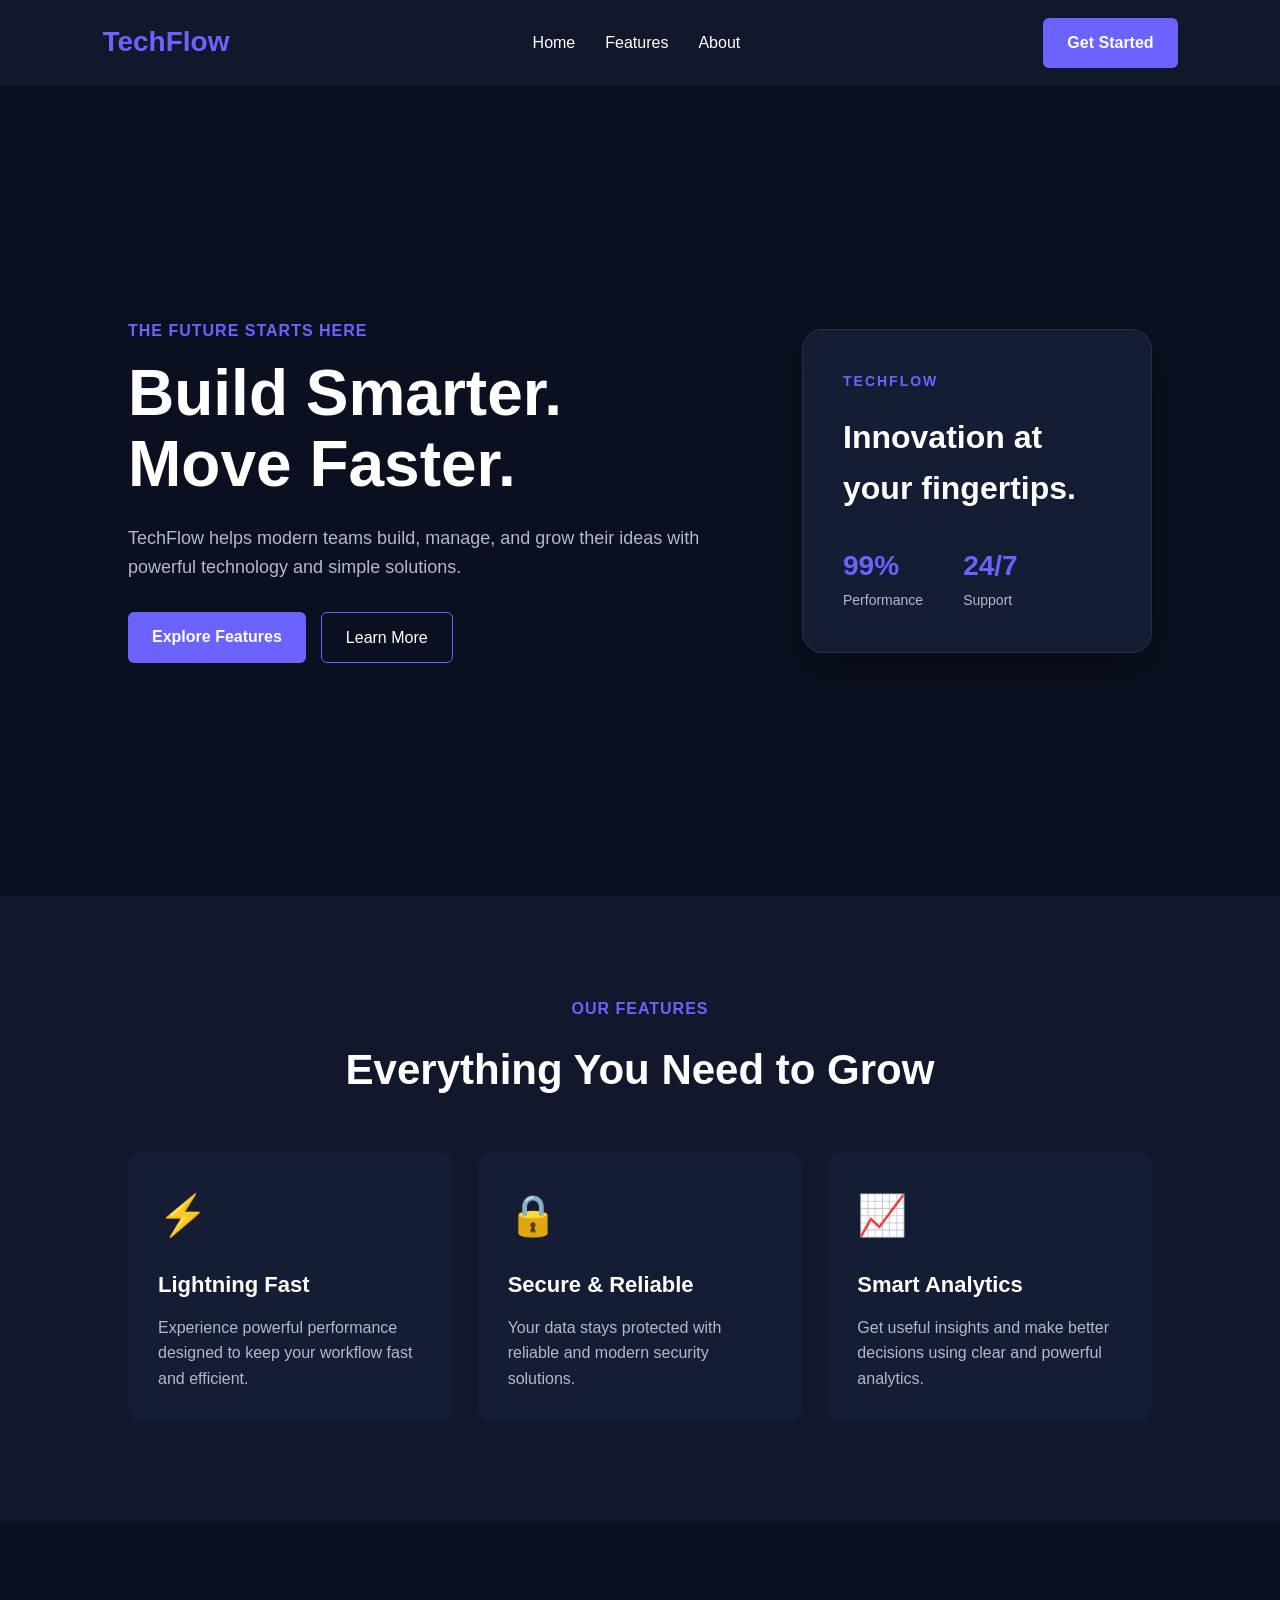
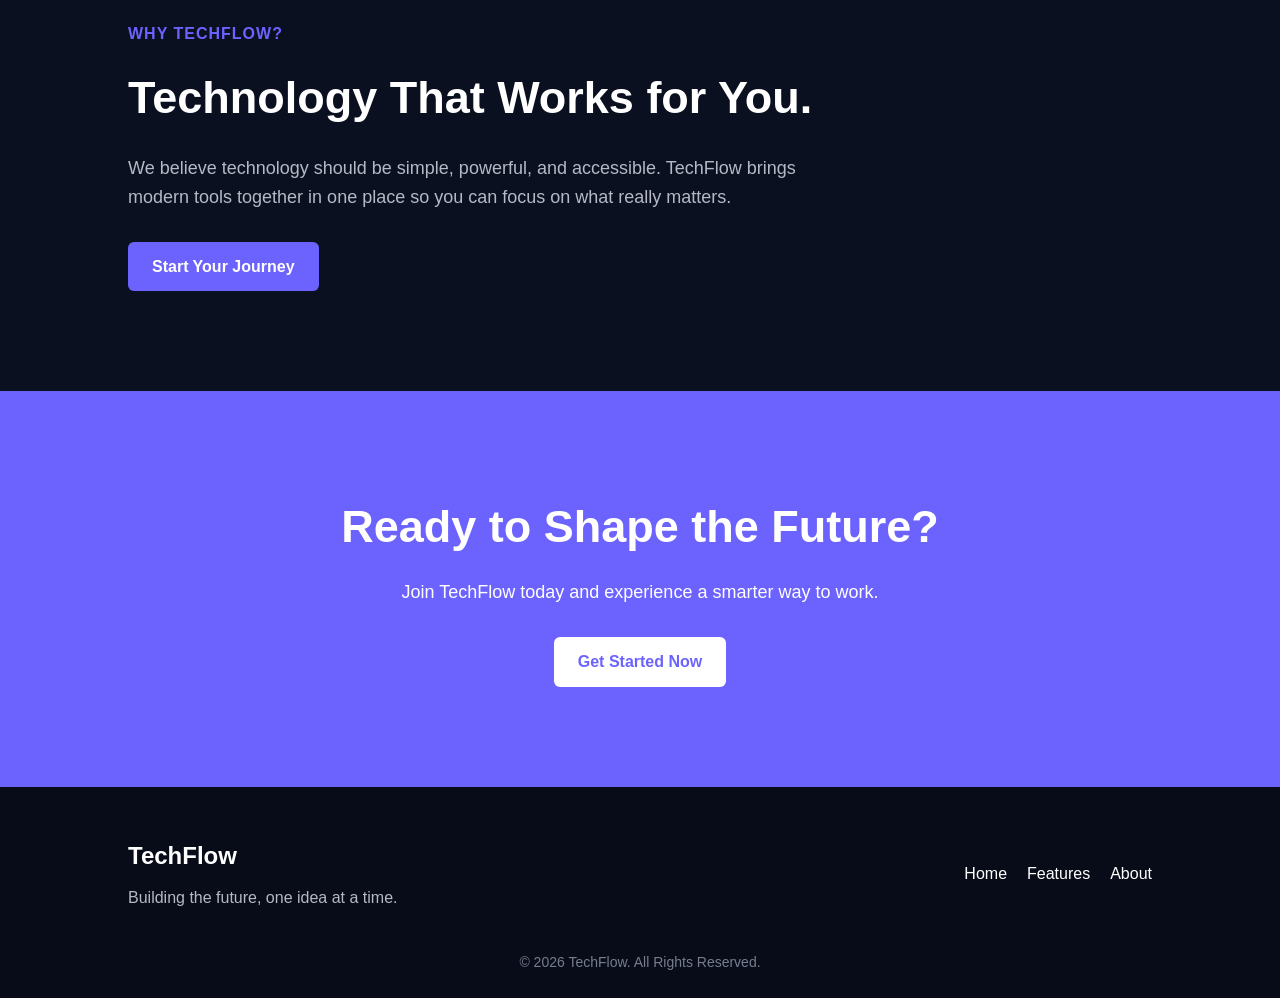
<file: WebDev-L1-LandingPage/index.html>
<!DOCTYPE html>
<html lang="en">

<head>
    <meta charset="UTF-8">
    <meta name="viewport" content="width=device-width, initial-scale=1.0">

    <title>TechFlow | Future of Technology</title>

    <link rel="stylesheet" href="style.css">
</head>

<body>

    <!-- Navigation Bar -->
    <nav class="navbar">
        <div class="logo">TechFlow</div>

        <ul class="nav-links">
            <li><a href="#home">Home</a></li>
            <li><a href="#features">Features</a></li>
            <li><a href="#about">About</a></li>
        </ul>

        <a href="#contact" class="nav-button">Get Started</a>
    </nav>


    <!-- Hero Section -->
    <section class="hero" id="home">

        <div class="hero-content">
            <p class="tag">THE FUTURE STARTS HERE</p>

            <h1>Build Smarter.<br>Move Faster.</h1>

            <p class="hero-text">
                TechFlow helps modern teams build, manage, and grow
                their ideas with powerful technology and simple solutions.
            </p>

            <div class="hero-buttons">
                <a href="#features" class="primary-button">
                    Explore Features
                </a>

                <a href="#about" class="secondary-button">
                    Learn More
                </a>
            </div>
        </div>


        <div class="hero-card">
            <p class="card-title">TECHFLOW</p>

            <h2>
                Innovation at<br>
                your fingertips.
            </h2>

            <div class="stats">

                <div class="stat">
                    <h3>99%</h3>
                    <p>Performance</p>
                </div>

                <div class="stat">
                    <h3>24/7</h3>
                    <p>Support</p>
                </div>

            </div>
        </div>

    </section>


    <!-- Features Section -->
    <section class="features" id="features">

        <div class="section-heading">
            <p class="tag">OUR FEATURES</p>
            <h2>Everything You Need to Grow</h2>
        </div>


        <div class="feature-container">

            <div class="feature-card">
                <div class="icon">⚡</div>

                <h3>Lightning Fast</h3>

                <p>
                    Experience powerful performance designed to keep
                    your workflow fast and efficient.
                </p>
            </div>


            <div class="feature-card">
                <div class="icon">🔒</div>

                <h3>Secure & Reliable</h3>

                <p>
                    Your data stays protected with reliable and
                    modern security solutions.
                </p>
            </div>


            <div class="feature-card">
                <div class="icon">📈</div>

                <h3>Smart Analytics</h3>

                <p>
                    Get useful insights and make better decisions
                    using clear and powerful analytics.
                </p>
            </div>

        </div>

    </section>


    <!-- About Section -->
    <section class="about" id="about">

        <div class="about-content">

            <p class="tag">WHY TECHFLOW?</p>

            <h2>Technology That Works for You.</h2>

            <p>
                We believe technology should be simple, powerful, and
                accessible. TechFlow brings modern tools together in one
                place so you can focus on what really matters.
            </p>

            <a href="#contact" class="primary-button">
                Start Your Journey
            </a>

        </div>

    </section>


    <!-- Contact / Call to Action -->
    <section class="contact" id="contact">

        <h2>Ready to Shape the Future?</h2>

        <p>
            Join TechFlow today and experience a smarter way to work.
        </p>

        <a href="#home" class="primary-button">
            Get Started Now
        </a>

    </section>


    <!-- Footer -->
    <footer>

        <div class="footer-content">

            <div>
                <h2>TechFlow</h2>

                <p>
                    Building the future, one idea at a time.
                </p>
            </div>


            <div class="footer-links">
                <a href="#home">Home</a>
                <a href="#features">Features</a>
                <a href="#about">About</a>
            </div>

        </div>


        <p class="copyright">
            © 2026 TechFlow. All Rights Reserved.
        </p>

    </footer>

</body>

</html>
</file>
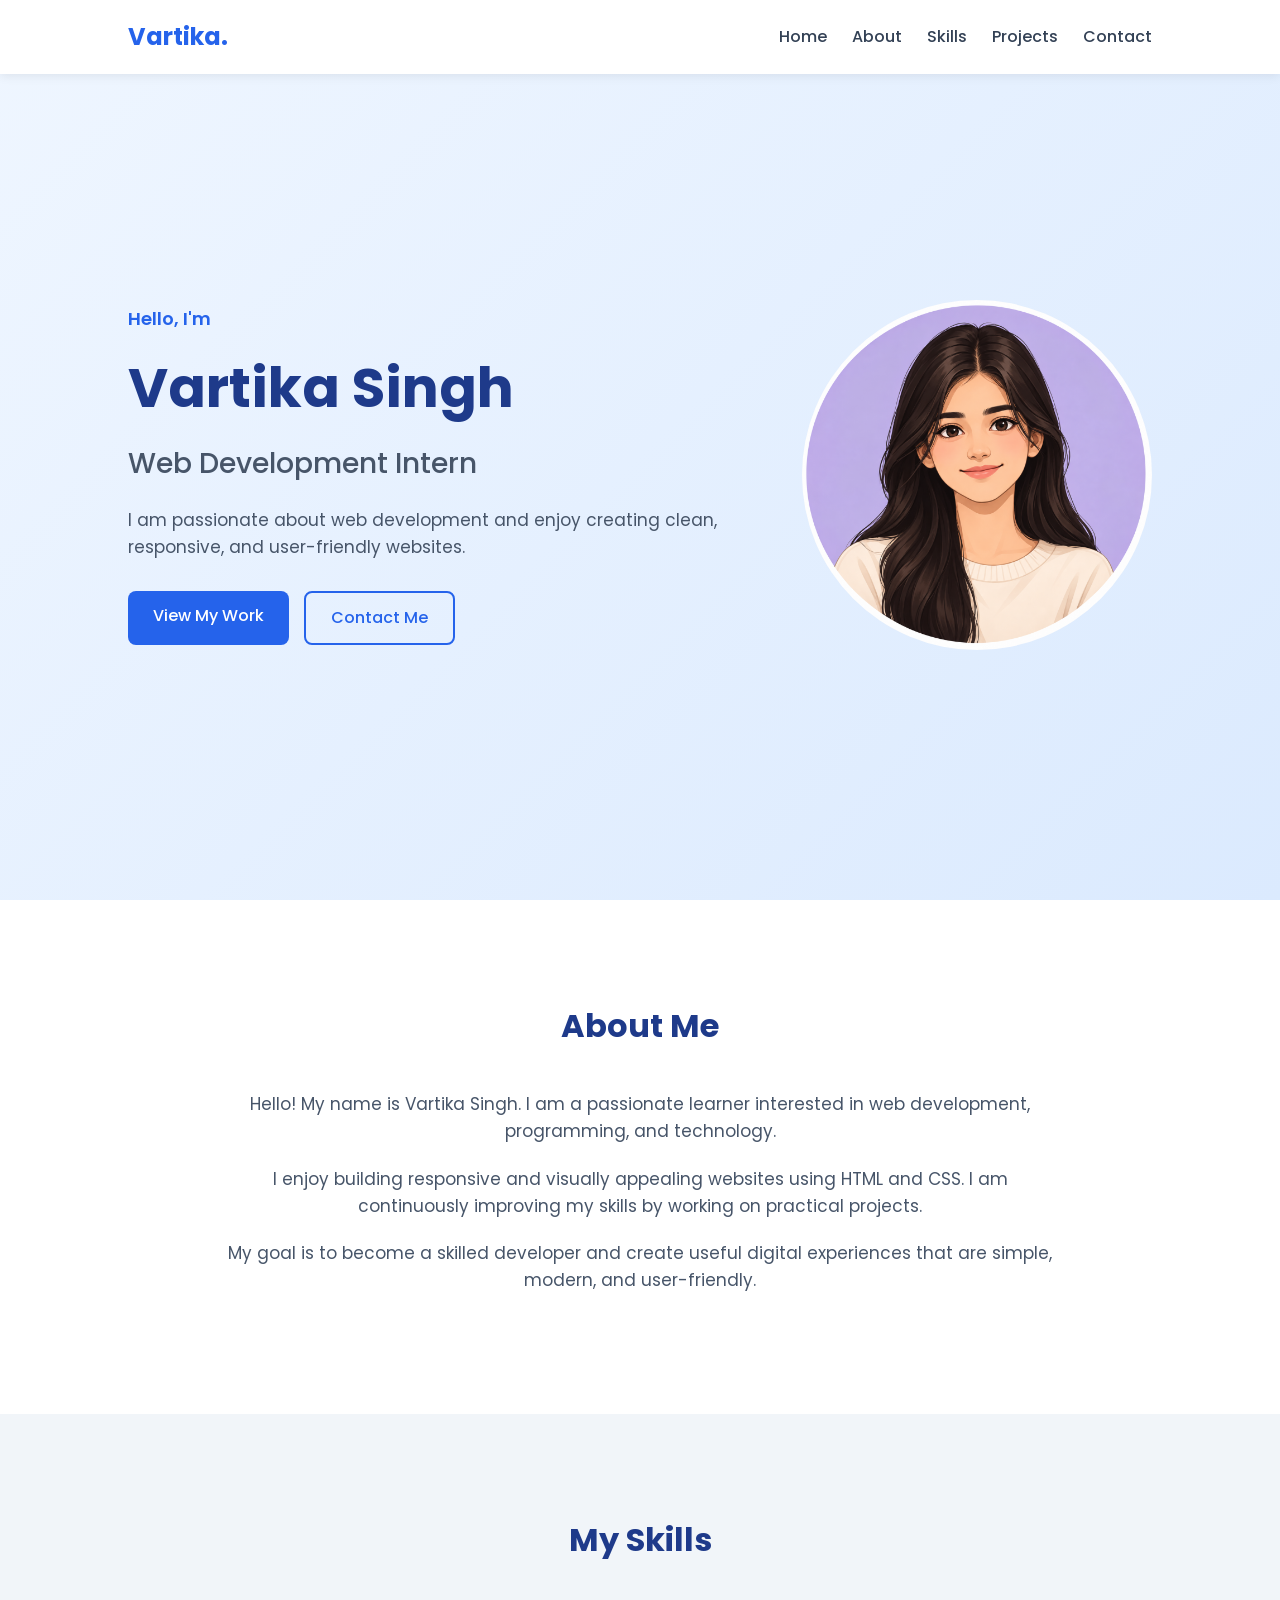
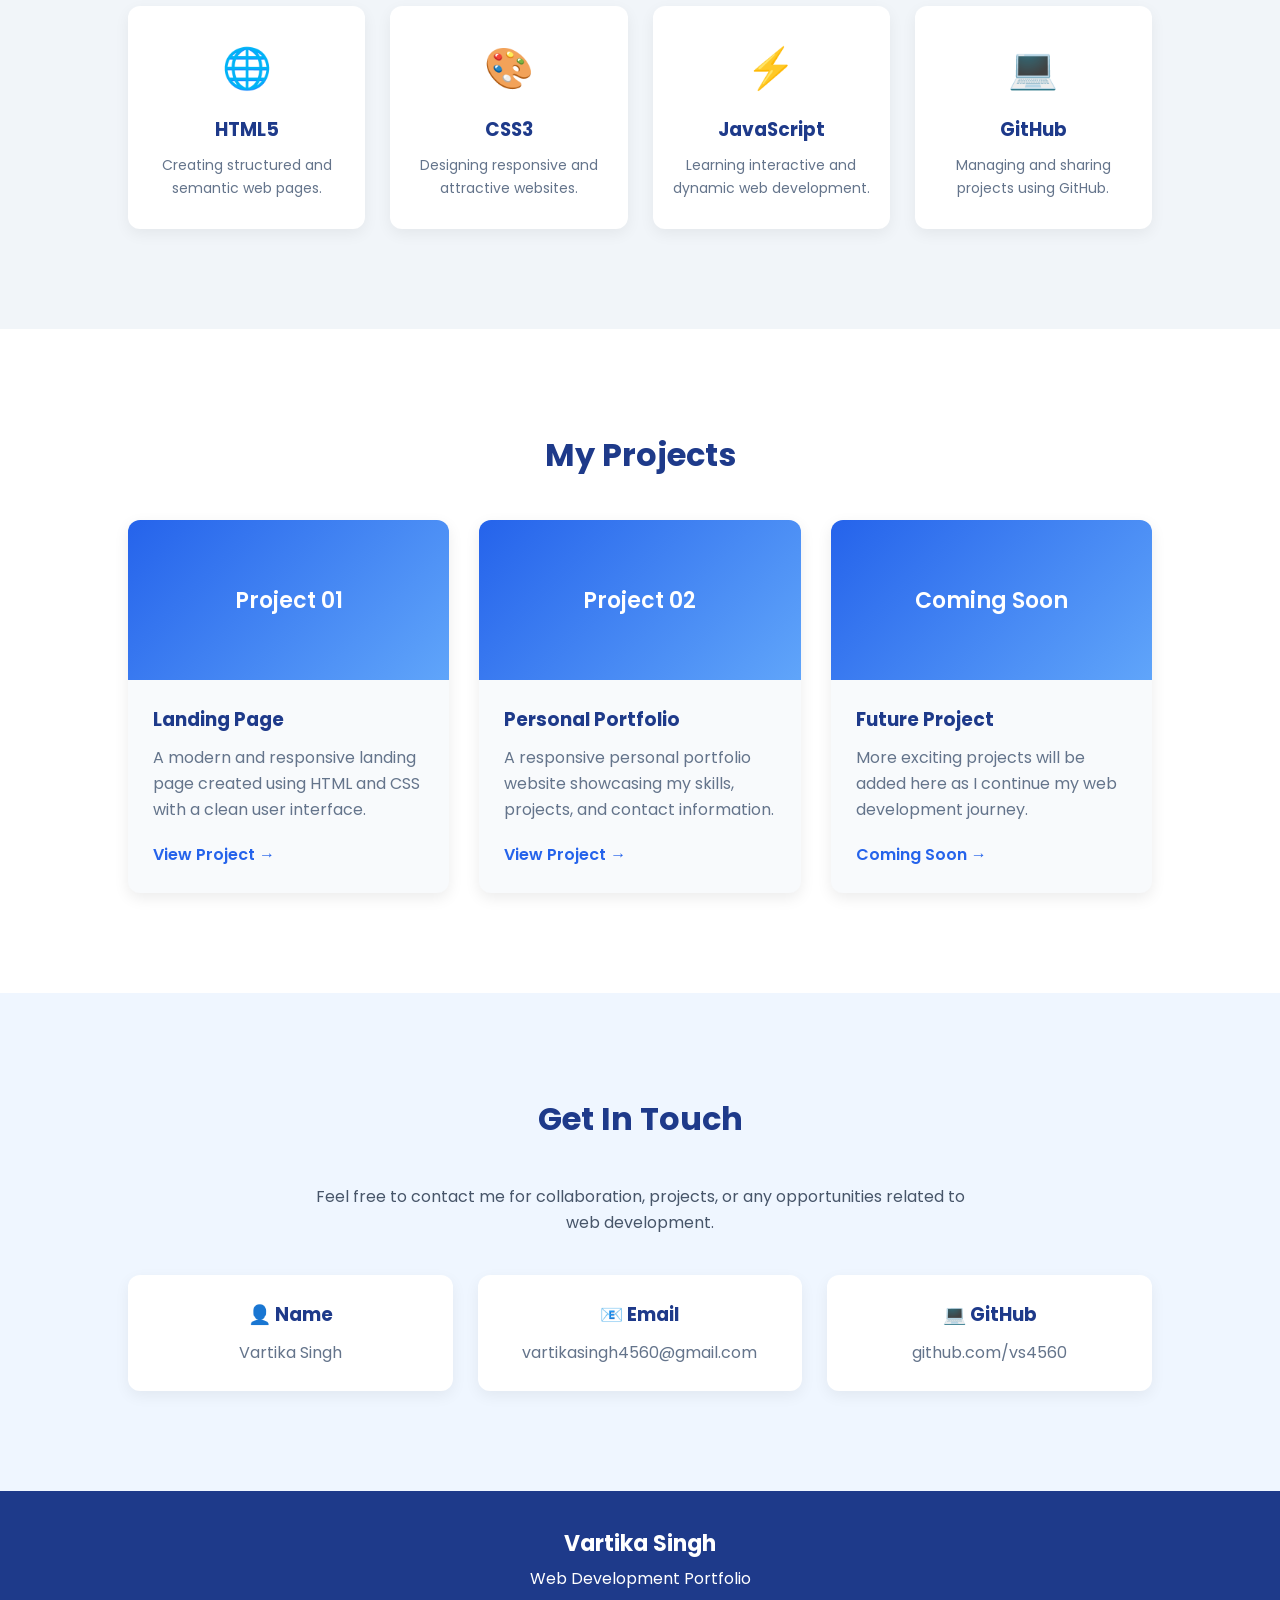
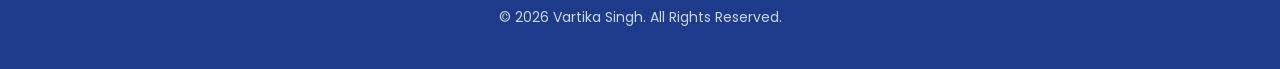
<file: WebDev-L1-PersonalPortfolio/index.html>
<!DOCTYPE html>
<html lang="en">
<head>
    <meta charset="UTF-8">
    <meta name="viewport" content="width=device-width, initial-scale=1.0">

    <title>Vartika Singh | Portfolio</title>
    <link rel="stylesheet" href="style.css">

    <link rel="preconnect" href="https://fonts.googleapis.com">
    <link rel="preconnect" href="https://fonts.gstatic.com" crossorigin>
    <link href="https://fonts.googleapis.com/css2?family=Poppins:wght@400;500;600;700&display=swap" rel="stylesheet">
</head>

<body>

    <!-- Navigation Bar -->
    <nav class="navbar">
        <div class="logo">Vartika.</div>

        <ul class="nav-links">
            <li><a href="#home">Home</a></li>
            <li><a href="#about">About</a></li>
            <li><a href="#skills">Skills</a></li>
            <li><a href="#projects">Projects</a></li>
            <li><a href="#contact">Contact</a></li>
        </ul>
    </nav>


    <!-- Hero Section -->
    <section id="home" class="hero">

        <div class="hero-content">

            <div class="hero-text">
                <p class="hello">Hello, I'm</p>

                <h1>Vartika Singh</h1>

                <h2>Web Development Intern</h2>

                <p class="hero-description">
                    I am passionate about web development and enjoy creating
                    clean, responsive, and user-friendly websites.
                </p>

                <div class="hero-buttons">
                    <a href="#projects" class="btn">View My Work</a>
                    <a href="#contact" class="btn btn-outline">Contact Me</a>
                </div>
            </div>

            <div class="hero-image">
                <div class="profile-circle">
                     <img src="girl-avatar.png" alt="Profile Avatar">
                </div>
            </div>

        </div>

    </section>


    <!-- About Section -->
    <section id="about" class="about section">

        <h2 class="section-title">About Me</h2>

        <div class="about-content">

            <p>
                Hello! My name is Vartika Singh. I am a passionate learner
                interested in web development, programming, and technology.
            </p>

            <p>
                I enjoy building responsive and visually appealing websites
                using HTML and CSS. I am continuously improving my skills by
                working on practical projects.
            </p>

            <p>
                My goal is to become a skilled developer and create useful
                digital experiences that are simple, modern, and user-friendly.
            </p>

        </div>

    </section>


    <!-- Skills Section -->
    <section id="skills" class="skills section">

        <h2 class="section-title">My Skills</h2>

        <div class="skills-container">

            <div class="skill-card">
                <div class="skill-icon">🌐</div>
                <h3>HTML5</h3>
                <p>Creating structured and semantic web pages.</p>
            </div>

            <div class="skill-card">
                <div class="skill-icon">🎨</div>
                <h3>CSS3</h3>
                <p>Designing responsive and attractive websites.</p>
            </div>

            <div class="skill-card">
                <div class="skill-icon">⚡</div>
                <h3>JavaScript</h3>
                <p>Learning interactive and dynamic web development.</p>
            </div>

            <div class="skill-card">
                <div class="skill-icon">💻</div>
                <h3>GitHub</h3>
                <p>Managing and sharing projects using GitHub.</p>
            </div>

        </div>

    </section>


    <!-- Projects Section -->
    <section id="projects" class="projects section">

        <h2 class="section-title">My Projects</h2>

        <div class="projects-container">

            <!-- Project 1 -->
            <div class="project-card">

                <div class="project-image">
                    <span>Project 01</span>
                </div>

                <div class="project-content">
                    <h3>Landing Page</h3>

                    <p>
                        A modern and responsive landing page created using
                        HTML and CSS with a clean user interface.
                    </p>

                    <a href="#" class="project-btn">View Project →</a>
                </div>

            </div>


            <!-- Project 2 -->
            <div class="project-card">

                <div class="project-image">
                    <span>Project 02</span>
                </div>

                <div class="project-content">
                    <h3>Personal Portfolio</h3>

                    <p>
                        A responsive personal portfolio website showcasing
                        my skills, projects, and contact information.
                    </p>

                    <a href="#" class="project-btn">View Project →</a>
                </div>

            </div>


            <!-- Project 3 -->
            <div class="project-card">

                <div class="project-image">
                    <span>Coming Soon</span>
                </div>

                <div class="project-content">
                    <h3>Future Project</h3>

                    <p>
                        More exciting projects will be added here as I continue
                        my web development journey.
                    </p>

                    <a href="#" class="project-btn">Coming Soon →</a>
                </div>

            </div>

        </div>

    </section>


    <!-- Contact Section -->
    <section id="contact" class="contact section">

        <h2 class="section-title">Get In Touch</h2>

        <p class="contact-text">
            Feel free to contact me for collaboration, projects, or any
            opportunities related to web development.
        </p>

        <div class="contact-container">

            <div class="contact-card">
                <h3>👤 Name</h3>
                <p>Vartika Singh</p>
            </div>

            <div class="contact-card">
                <h3>📧 Email</h3>
                <p>vartikasingh4560@gmail.com</p>
            </div>

            <div class="contact-card">
                <h3>💻 GitHub</h3>
                <p>github.com/vs4560</p>
            </div>

        </div>

    </section>


    <!-- Footer -->
    <footer>

        <h3>Vartika Singh</h3>

        <p>Web Development Portfolio</p>

        <p class="copyright">
            © 2026 Vartika Singh. All Rights Reserved.
        </p>

    </footer>

</body>
</html>
</file>
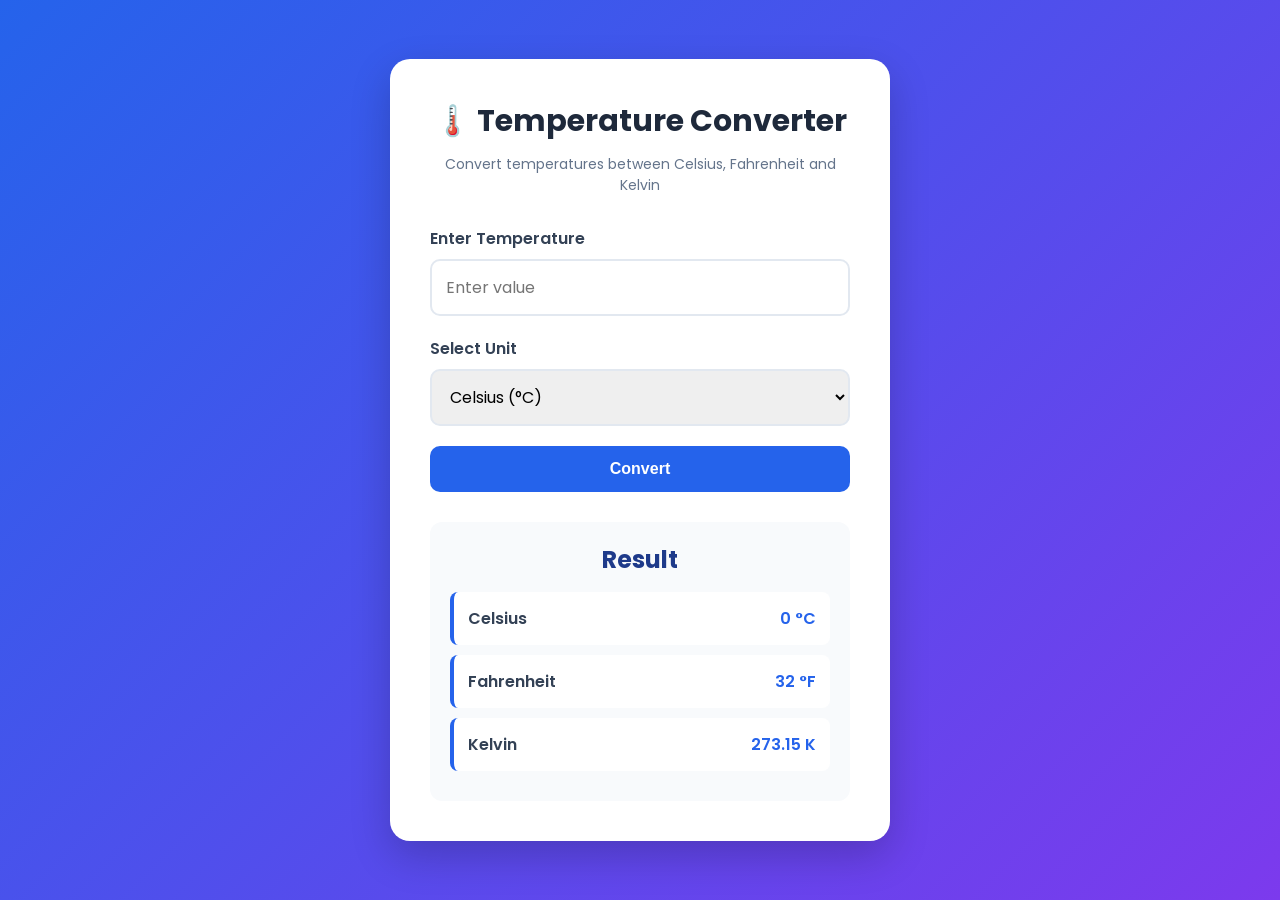
<file: WebDev-L1-TemperatureConverter/index.html>
<!DOCTYPE html>
<html lang="en">

<head>
    <meta charset="UTF-8">
    <meta name="viewport" content="width=device-width, initial-scale=1.0">

    <title>Temperature Converter</title>

    <link rel="stylesheet" href="style.css">

    <link rel="preconnect" href="https://fonts.googleapis.com">
    <link rel="preconnect" href="https://fonts.gstatic.com" crossorigin>
    <link href="https://fonts.googleapis.com/css2?family=Poppins:wght@400;500;600;700&display=swap" rel="stylesheet">
</head>

<body>

    <div class="container">

        <div class="converter-box">

            <h1>🌡️ Temperature Converter</h1>

            <p class="subtitle">
                Convert temperatures between Celsius, Fahrenheit and Kelvin
            </p>

            <div class="input-group">
                <label for="temperature">Enter Temperature</label>

                <input
                    type="number"
                    id="temperature"
                    placeholder="Enter value"
                >
            </div>


            <div class="input-group">

                <label for="unit">Select Unit</label>

                <select id="unit">
                    <option value="celsius">Celsius (°C)</option>
                    <option value="fahrenheit">Fahrenheit (°F)</option>
                    <option value="kelvin">Kelvin (K)</option>
                </select>

            </div>


            <button onclick="convertTemperature()">
                Convert
            </button>


            <div class="result-box">

                <h2>Result</h2>

                <div class="result">
                    <p>Celsius</p>
                    <span id="celsius">0 °C</span>
                </div>

                <div class="result">
                    <p>Fahrenheit</p>
                    <span id="fahrenheit">32 °F</span>
                </div>

                <div class="result">
                    <p>Kelvin</p>
                    <span id="kelvin">273.15 K</span>
                </div>

            </div>

        </div>

    </div>

    <script src="script.js"></script>

</body>

</html>
</file>
<file: WebDev-L1-LandingPage/style.css>
/* Reset and Basic Styling */
* {
    margin: 0;
    padding: 0;
    box-sizing: border-box;
}

html {
    scroll-behavior: smooth;
}

body {
    font-family: Arial, sans-serif;
    background-color: #0b1020;
    color: #ffffff;
    line-height: 1.6;
}

/* Navigation Bar */
.navbar {
    position: sticky;
    top: 0;
    z-index: 1000;

    display: flex;
    justify-content: space-between;
    align-items: center;

    padding: 18px 8%;
    background-color: #11182b;
}

.logo {
    font-size: 28px;
    font-weight: bold;
    color: #6c63ff;
}

.nav-links {
    display: flex;
    list-style: none;
    gap: 30px;
}

.nav-links a {
    color: white;
    text-decoration: none;
    font-size: 16px;
}

.nav-links a:hover {
    color: #6c63ff;
}

.nav-button,
.primary-button {
    display: inline-block;
    padding: 12px 24px;
    background-color: #6c63ff;
    color: white;
    text-decoration: none;
    border-radius: 6px;
    font-weight: bold;
}

.nav-button:hover,
.primary-button:hover {
    background-color: #554ee0;
}

/* Hero Section */
.hero {
    min-height: 90vh;
    display: flex;
    justify-content: space-between;
    align-items: center;
    gap: 50px;

    padding: 80px 10%;
}

.hero-content {
    max-width: 600px;
}

.tag {
    color: #6c63ff;
    font-weight: bold;
    letter-spacing: 1px;
    margin-bottom: 15px;
}

.hero h1 {
    font-size: 64px;
    line-height: 1.1;
    margin-bottom: 25px;
}

.hero-text {
    color: #b5b8c5;
    font-size: 18px;
    margin-bottom: 30px;
}

.hero-buttons {
    display: flex;
    gap: 15px;
    flex-wrap: wrap;
}

.secondary-button {
    display: inline-block;
    padding: 12px 24px;
    border: 1px solid #6c63ff;
    color: white;
    text-decoration: none;
    border-radius: 6px;
}

.secondary-button:hover {
    background-color: #6c63ff;
}

/* Hero Card */
.hero-card {
    width: 350px;
    padding: 40px;

    background-color: #151d35;
    border: 1px solid #28304d;
    border-radius: 20px;

    box-shadow: 0 15px 40px rgba(0, 0, 0, 0.3);
}

.card-title {
    color: #6c63ff;
    font-size: 14px;
    font-weight: bold;
    letter-spacing: 2px;
}

.hero-card h2 {
    font-size: 32px;
    margin: 20px 0;
}

.stats {
    display: flex;
    gap: 40px;
    margin-top: 30px;
}

.stat h3 {
    font-size: 28px;
    color: #6c63ff;
}

.stat p {
    color: #b5b8c5;
    font-size: 14px;
}

/* Features Section */
.features {
    padding: 100px 10%;
    background-color: #11182b;
}

.section-heading {
    text-align: center;
    margin-bottom: 50px;
}

.section-heading h2 {
    font-size: 42px;
}

.feature-container {
    display: grid;
    grid-template-columns: repeat(3, 1fr);
    gap: 25px;
}

.feature-card {
    padding: 30px;
    background-color: #151d35;
    border-radius: 12px;
    transition: transform 0.3s ease;
}

.feature-card:hover {
    transform: translateY(-8px);
}

.icon {
    font-size: 40px;
    margin-bottom: 20px;
}

.feature-card h3 {
    font-size: 22px;
    margin-bottom: 12px;
}

.feature-card p {
    color: #b5b8c5;
}

/* About Section */
.about {
    padding: 100px 10%;
}

.about-content {
    max-width: 700px;
}

.about h2 {
    font-size: 45px;
    margin-bottom: 20px;
}

.about-content p:not(.tag) {
    color: #b5b8c5;
    margin-bottom: 30px;
    font-size: 18px;
}

/* Contact Section */
.contact {
    text-align: center;
    padding: 100px 10%;
    background-color: #6c63ff;
}

.contact h2 {
    font-size: 45px;
    margin-bottom: 15px;
}

.contact p {
    margin-bottom: 30px;
    font-size: 18px;
}

.contact .primary-button {
    background-color: #ffffff;
    color: #6c63ff;
}

/* Footer */
footer {
    padding: 50px 10% 25px;
    background-color: #080c18;
}

.footer-content {
    display: flex;
    justify-content: space-between;
    gap: 30px;
}

.footer-content h2 {
    margin-bottom: 10px;
}

.footer-content p {
    color: #b5b8c5;
}

.footer-links {
    display: flex;
    gap: 20px;
    align-items: center;
}

.footer-links a {
    color: white;
    text-decoration: none;
}

.footer-links a:hover {
    color: #6c63ff;
}

.copyright {
    text-align: center;
    margin-top: 40px;
    color: #777d91;
    font-size: 14px;
}

/* Mobile Responsive Design */
@media (max-width: 768px) {

    .navbar {
        flex-direction: column;
        gap: 15px;
    }

    .nav-links {
        gap: 15px;
    }

    .hero {
        flex-direction: column;
        text-align: center;
        padding: 70px 8%;
    }

    .hero h1 {
        font-size: 45px;
    }

    .hero-buttons {
        justify-content: center;
    }

    .hero-card {
        width: 100%;
        max-width: 350px;
    }

    .feature-container {
        grid-template-columns: 1fr;
    }

    .section-heading h2,
    .about h2,
    .contact h2 {
        font-size: 34px;
    }

    .about {
        text-align: center;
    }

    .footer-content {
        flex-direction: column;
        text-align: center;
    }

    .footer-links {
        justify-content: center;
        flex-wrap: wrap;
    }
}
</file>
<file: WebDev-L1-PersonalPortfolio/style.css>
/* ========================================
   RESET & BASIC STYLING
======================================== */

* {
    margin: 0;
    padding: 0;
    box-sizing: border-box;
}

html {
    scroll-behavior: smooth;
}

body {
    font-family: "Poppins", sans-serif;
    background-color: #f8fafc;
    color: #1e293b;
    line-height: 1.6;
}


/* ========================================
   NAVIGATION BAR
======================================== */

.navbar {
    position: fixed;
    top: 0;
    left: 0;
    width: 100%;
    background-color: #ffffff;

    display: flex;
    justify-content: space-between;
    align-items: center;

    padding: 18px 10%;

    box-shadow: 0 2px 10px rgba(0, 0, 0, 0.08);

    z-index: 1000;
}

.logo {
    font-size: 24px;
    font-weight: 700;
    color: #2563eb;
}

.nav-links {
    display: flex;
    list-style: none;
    gap: 25px;
}

.nav-links a {
    text-decoration: none;
    color: #334155;
    font-weight: 500;
    transition: 0.3s ease;
}

.nav-links a:hover {
    color: #2563eb;
}


/* ========================================
   GENERAL SECTION
======================================== */

.section {
    padding: 100px 10%;
}

.section-title {
    text-align: center;
    font-size: 32px;
    margin-bottom: 40px;
    color: #1e3a8a;
}


/* ========================================
   HERO SECTION
======================================== */

.hero {
    min-height: 100vh;

    display: flex;
    align-items: center;

    padding: 120px 10% 70px;

    background: linear-gradient(
        135deg,
        #eff6ff,
        #dbeafe
    );
}

.hero-content {
    width: 100%;

    display: flex;
    align-items: center;
    justify-content: space-between;

    gap: 50px;
}

.hero-text {
    max-width: 600px;
}

.hello {
    color: #2563eb;
    font-weight: 600;
    font-size: 18px;
}

.hero h1 {
    font-size: 55px;
    color: #1e3a8a;
    margin: 10px 0;
}

.hero h2 {
    font-size: 28px;
    font-weight: 500;
    color: #475569;
    margin-bottom: 20px;
}

.hero-description {
    font-size: 17px;
    margin-bottom: 30px;
    color: #475569;
}


/* ========================================
   HERO BUTTONS
======================================== */

.hero-buttons {
    display: flex;
    gap: 15px;
}

.btn {
    display: inline-block;

    padding: 12px 25px;

    background-color: #2563eb;
    color: white;

    text-decoration: none;

    border-radius: 8px;

    font-weight: 500;

    transition: 0.3s ease;
}

.btn:hover {
    background-color: #1d4ed8;
    transform: translateY(-2px);
}

.btn-outline {
    background-color: transparent;
    border: 2px solid #2563eb;
    color: #2563eb;
}

.btn-outline:hover {
    background-color: #2563eb;
    color: white;
}


/* ========================================
   PROFILE IMAGE
======================================== */

.hero-image {
    display: flex;
    justify-content: center;
    align-items: center;
}

.profile-circle {
    width: 350px;
    height: 350px;

    border-radius: 50%;

    overflow: hidden;

    display: flex;
    justify-content: center;
    align-items: center;

    margin: auto;

    background-color: #dbeafe;
}

.profile-circle img {
    width: 100%;
    height: 100%;

    object-fit: cover;
    object-position: center;

    display: block;
}


/* ========================================
   ABOUT SECTION
======================================== */

.about {
    background-color: #ffffff;
}

.about-content {
    max-width: 850px;
    margin: auto;
    text-align: center;
}

.about-content p {
    margin-bottom: 20px;

    color: #475569;

    font-size: 17px;
}


/* ========================================
   SKILLS SECTION
======================================== */

.skills {
    background-color: #f1f5f9;
}

.skills-container {
    display: grid;

    grid-template-columns: repeat(4, 1fr);

    gap: 25px;
}

.skill-card {
    background-color: #ffffff;

    padding: 30px 20px;

    text-align: center;

    border-radius: 12px;

    box-shadow: 0 5px 15px rgba(0, 0, 0, 0.06);

    transition: 0.3s ease;
}

.skill-card:hover {
    transform: translateY(-8px);
}

.skill-icon {
    font-size: 40px;
    margin-bottom: 15px;
}

.skill-card h3 {
    color: #1e3a8a;
    margin-bottom: 10px;
}

.skill-card p {
    color: #64748b;
    font-size: 14px;
}


/* ========================================
   PROJECTS SECTION
======================================== */

.projects {
    background-color: #ffffff;
}

.projects-container {
    display: grid;

    grid-template-columns: repeat(3, 1fr);

    gap: 30px;
}

.project-card {
    background-color: #f8fafc;

    border-radius: 12px;

    overflow: hidden;

    box-shadow: 0 5px 15px rgba(0, 0, 0, 0.08);

    transition: 0.3s ease;
}

.project-card:hover {
    transform: translateY(-8px);
}


/* Project Image */

.project-image {
    height: 160px;

    background: linear-gradient(
        135deg,
        #2563eb,
        #60a5fa
    );

    display: flex;
    align-items: center;
    justify-content: center;
}

.project-image span {
    color: white;

    font-size: 22px;

    font-weight: 600;
}


/* Project Content */

.project-content {
    padding: 25px;
}

.project-content h3 {
    color: #1e3a8a;
    margin-bottom: 10px;
}

.project-content p {
    color: #64748b;
    margin-bottom: 20px;
}

.project-btn {
    color: #2563eb;

    text-decoration: none;

    font-weight: 600;
}


/* ========================================
   CONTACT SECTION
======================================== */

.contact {
    background-color: #eff6ff;

    text-align: center;
}

.contact-text {
    max-width: 650px;

    margin: 0 auto 40px;

    color: #475569;
}

.contact-container {
    display: grid;

    grid-template-columns: repeat(3, 1fr);

    gap: 25px;
}

.contact-card {
    background-color: #ffffff;

    padding: 25px;

    border-radius: 12px;

    box-shadow: 0 5px 15px rgba(0, 0, 0, 0.06);
}

.contact-card h3 {
    color: #1e3a8a;

    margin-bottom: 10px;
}

.contact-card p {
    color: #64748b;

    word-break: break-word;
}


/* ========================================
   FOOTER
======================================== */

footer {
    background-color: #1e3a8a;

    color: white;

    text-align: center;

    padding: 35px 20px;
}

footer h3 {
    font-size: 22px;

    margin-bottom: 5px;
}

footer p {
    margin: 5px 0;
}

.copyright {
    margin-top: 15px;

    font-size: 14px;

    color: #cbd5e1;
}


/* ========================================
   RESPONSIVE DESIGN
======================================== */

/* Tablets */

@media (max-width: 900px) {

    .hero-content {
        flex-direction: column-reverse;

        text-align: center;
    }

    .hero-buttons {
        justify-content: center;
    }

    .skills-container {
        grid-template-columns: repeat(2, 1fr);
    }

    .projects-container {
        grid-template-columns: repeat(2, 1fr);
    }

    .contact-container {
        grid-template-columns: 1fr;
    }
}


/* Mobile */

@media (max-width: 600px) {

    .navbar {
        flex-direction: column;

        gap: 12px;

        padding: 15px 5%;
    }

    .nav-links {
        gap: 12px;

        flex-wrap: wrap;

        justify-content: center;
    }

    .nav-links a {
        font-size: 14px;
    }

    .hero {
        padding: 170px 7% 70px;
    }

    .section {
        padding: 70px 7%;
    }

    .hero h1 {
        font-size: 40px;
    }

    .hero h2 {
        font-size: 22px;
    }

    .hero-description {
        font-size: 15px;
    }

    .profile-circle {
        width: 200px;
        height: 200px;
    }

    .skills-container,
    .projects-container {
        grid-template-columns: 1fr;
    }

    .section-title {
        font-size: 28px;
    }

    .hero-buttons {
        flex-direction: column;

        align-items: center;
    }

    .btn {
        width: 200px;

        text-align: center;
    }
}
</file>
<file: WebDev-L1-TemperatureConverter/style.css>
* {
    margin: 0;
    padding: 0;
    box-sizing: border-box;
}

body {
    font-family: "Poppins", sans-serif;
    background: linear-gradient(135deg, #2563eb, #7c3aed);
    min-height: 100vh;
    display: flex;
    justify-content: center;
    align-items: center;
    padding: 20px;
}

.container {
    width: 100%;
    max-width: 500px;
}

.converter-box {
    background-color: white;
    padding: 40px;
    border-radius: 20px;
    box-shadow: 0 15px 40px rgba(0, 0, 0, 0.2);
}

h1 {
    text-align: center;
    color: #1e293b;
    margin-bottom: 10px;
    font-size: 30px;
}

.subtitle {
    text-align: center;
    color: #64748b;
    font-size: 14px;
    margin-bottom: 30px;
}

.input-group {
    margin-bottom: 20px;
}

label {
    display: block;
    margin-bottom: 8px;
    font-weight: 600;
    color: #334155;
}

input,
select {
    width: 100%;
    padding: 14px;
    border: 2px solid #e2e8f0;
    border-radius: 10px;
    font-size: 16px;
    font-family: "Poppins", sans-serif;
    outline: none;
}

input:focus,
select:focus {
    border-color: #2563eb;
}

button {
    width: 100%;
    padding: 14px;
    border: none;
    border-radius: 10px;
    background-color: #2563eb;
    color: white;
    font-size: 16px;
    font-weight: 600;
    cursor: pointer;
    transition: 0.3s;
}

button:hover {
    background-color: #1d4ed8;
    transform: translateY(-2px);
}

.result-box {
    margin-top: 30px;
    background-color: #f8fafc;
    padding: 20px;
    border-radius: 12px;
}

.result-box h2 {
    text-align: center;
    color: #1e3a8a;
    margin-bottom: 15px;
}

.result {
    display: flex;
    justify-content: space-between;
    align-items: center;
    background-color: white;
    padding: 14px;
    margin-bottom: 10px;
    border-radius: 8px;
    border-left: 4px solid #2563eb;
}

.result p {
    font-weight: 600;
    color: #334155;
}

.result span {
    color: #2563eb;
    font-weight: 600;
}

@media (max-width: 500px) {

    .converter-box {
        padding: 25px;
    }

    h1 {
        font-size: 24px;
    }

}
</file>
